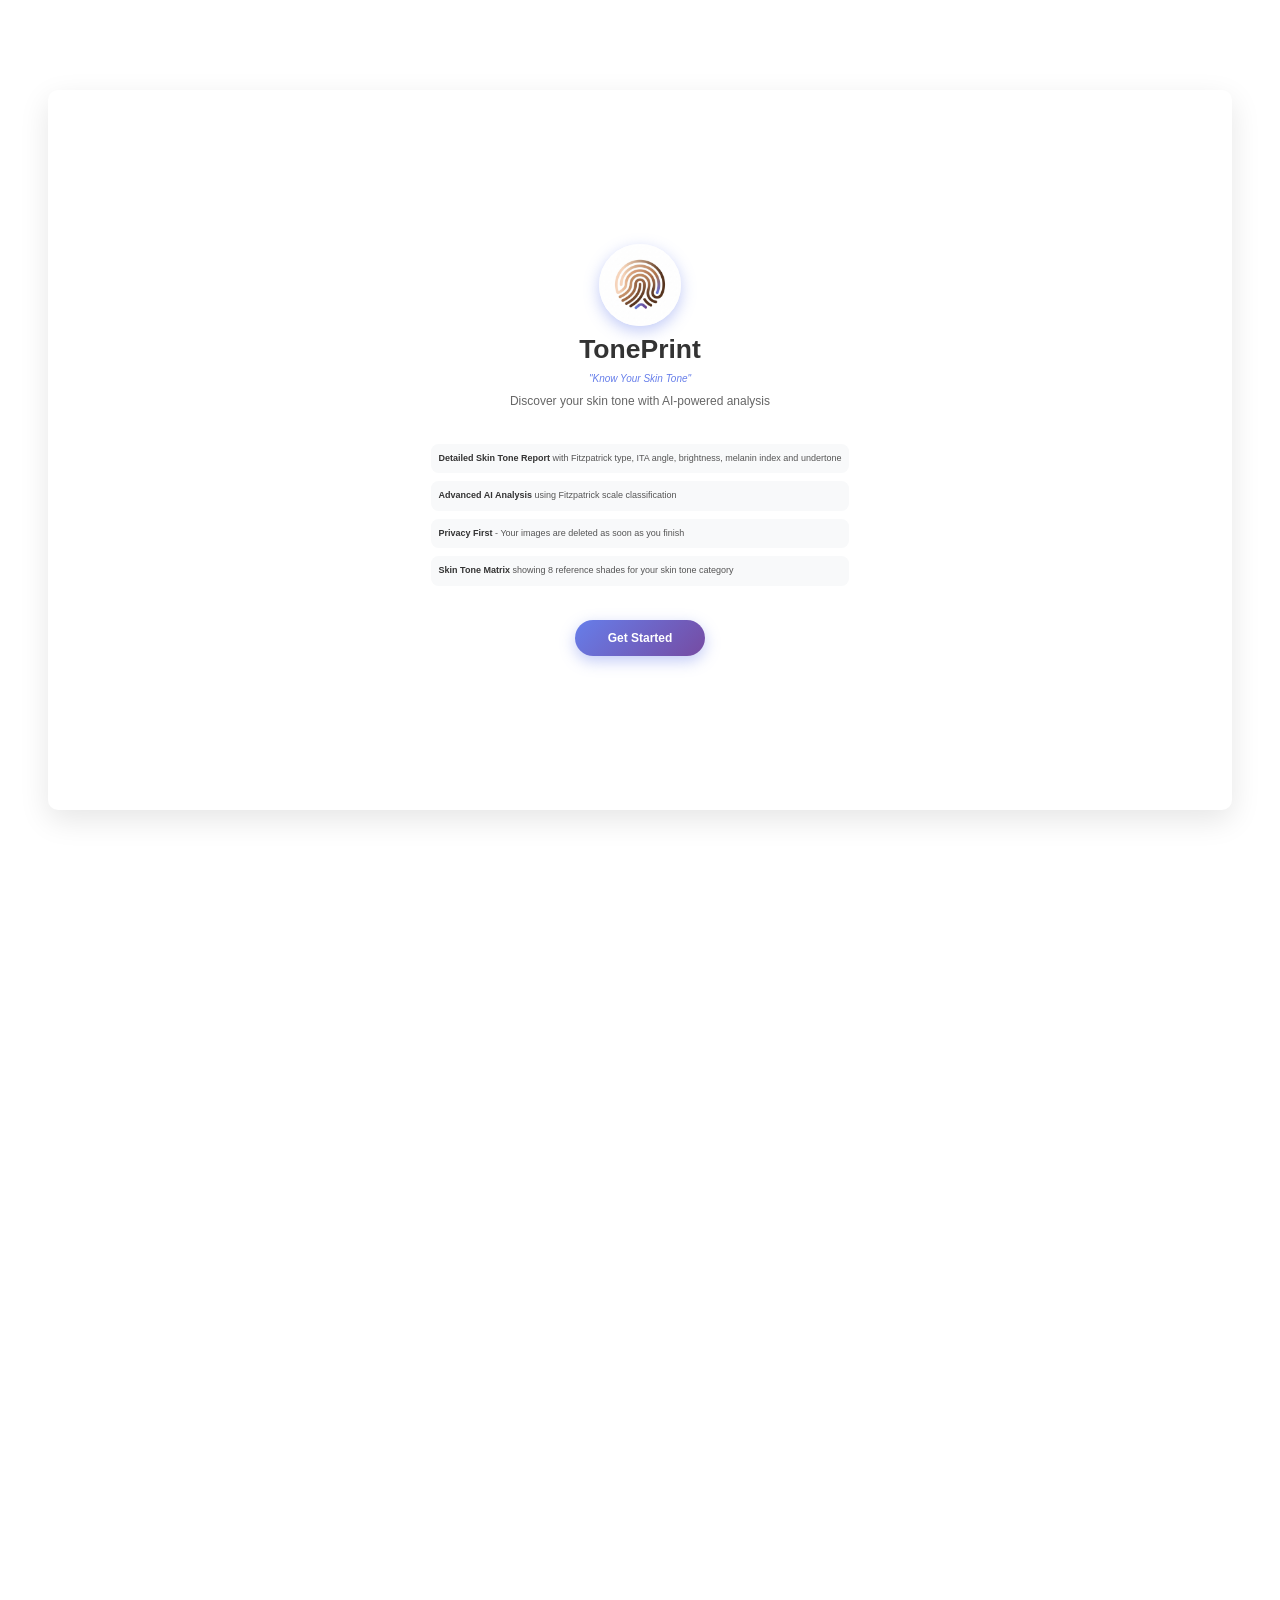
<file: templates/index.html>
<!DOCTYPE html>
<html lang="en">
<head>
    <meta charset="UTF-8">
    <meta name="viewport" content="width=device-width, initial-scale=1.0">
    <title>TonePrint - AI Skin Tone Analysis</title>
    <style>
        * {
            margin: 0;
            padding: 0;
            box-sizing: border-box;
        }

        body {
            font-family: 'Segoe UI', Tahoma, Geneva, Verdana, sans-serif;
            background: white;
            min-height: 100vh;
            display: flex;
            justify-content: center;
            align-items: center;
            padding: 22px 33px;
        }

        .container {
            background: white;
            border-radius: 20px;
            padding: 55px 66px;
            box-shadow: 0 20px 60px rgba(0, 0, 0, 0.1);
            text-align: center;
            max-width: 95%;
            width: 100%;
            min-height: 80vh;
            animation: fadeInUp 0.8s ease;
            display: flex;
            flex-direction: column;
            justify-content: center;
        }

        @keyframes fadeInUp {
            from {
                opacity: 0;
                transform: translateY(30px);
            }
            to {
                opacity: 1;
                transform: translateY(0);
            }
        }

        .logo {
            width: 165px;
            height: 165px;
            margin: 0 auto 16px;
            border-radius: 50%;
            overflow: hidden;
            box-shadow: 0 10px 30px rgba(102, 126, 234, 0.4);
        }

        .logo img {
            width: 100%;
            height: 100%;
            object-fit: cover;
        }

        h1 {
            color: #333;
            font-size: 53px;
            margin-bottom: 15px;
            font-weight: 400;
        }

        h1 strong {
            font-weight: 700;
        }

        .tagline {
            color: #667eea;
            font-size: 20px;
            font-style: italic;
            margin-bottom: 16px;
        }

        .subtitle {
            color: #666;
            font-size: 24px;
            margin-bottom: 33px;
            line-height: 1.6;
        }

        .features {
            text-align: left;
            margin: 33px auto;
            padding: 0 22px;
            max-width: 1400px;
        }

        .feature {
            display: flex;
            align-items: center;
            margin-bottom: 16px;
            padding: 16px;
            background: #f8f9fa;
            border-radius: 15px;
            transition: transform 0.3s ease;
        }

        .feature:hover {
            transform: translateX(5px);
            background: #e9ecef;
        }

        .feature-icon {
            display: none;
        }

        .feature-text {
            color: #555;
            font-size: 18px;
            line-height: 1.5;
        }

        .feature-text strong {
            color: #333;
        }

        .btn-start {
            background: linear-gradient(135deg, #667eea 0%, #764ba2 100%);
            color: white;
            border: none;
            padding: 22px 66px;
            font-size: 24px;
            font-weight: 600;
            border-radius: 50px;
            cursor: pointer;
            transition: all 0.3s ease;
            box-shadow: 0 10px 30px rgba(102, 126, 234, 0.4);
            text-decoration: none;
            display: inline-block;
            align-self: center;
            margin-top: 20px;
        }

        .btn-start:hover {
            transform: translateY(-3px);
            box-shadow: 0 15px 40px rgba(102, 126, 234, 0.6);
        }

        .btn-start:active {
            transform: translateY(-1px);
        }

        @media (max-width: 1200px) {
            .container {
                padding: 44px 33px;
            }

            h1 {
                font-size: 40px;
            }

            .tagline {
                font-size: 15px;
            }

            .subtitle {
                font-size: 18px;
            }

            .feature-text {
                font-size: 14px;
            }

            .btn-start {
                font-size: 18px;
                padding: 16px 44px;
            }
        }

        @media (max-width: 768px) {
            body {
                padding: 20px;
            }

            .container {
                padding: 40px 30px;
                min-height: auto;
            }

            h1 {
                font-size: 48px;
            }

            .tagline {
                font-size: 20px;
            }

            .subtitle {
                font-size: 24px;
            }

            .logo {
                width: 180px;
                height: 180px;
            }

            .feature-text {
                font-size: 18px;
            }

            .btn-start {
                font-size: 24px;
                padding: 20px 50px;
            }
        }
    
        @media (min-width: 900px) {
            html { zoom: 0.5; }
            body { min-height: 200vh; }
            .container { min-height: 160vh; }
        }
    </style>
</head>
<body>
    <div class="container">
        <div class="logo">
            <img src="/static/images/logo.png" alt="TonePrint Logo">
        </div>
        
        <h1><strong>TonePrint</strong></h1>
        <p class="tagline">"Know Your Skin Tone"</p>
        <p class="subtitle">
            Discover your skin tone with AI-powered analysis
        </p>

        <div class="features">
            <div class="feature">
                <div class="feature-icon">🎨</div>
                <div class="feature-text">
                    <strong>Detailed Skin Tone Report</strong> with Fitzpatrick type, ITA angle, brightness, melanin index and undertone
                </div>
            </div>
            
            <div class="feature">
                <div class="feature-icon">🤖</div>
                <div class="feature-text">
                    <strong>Advanced AI Analysis</strong> using Fitzpatrick scale classification
                </div>
            </div>
            
            <div class="feature">
                <div class="feature-icon">🔒</div>
                <div class="feature-text">
                    <strong>Privacy First</strong> - Your images are deleted as soon as you finish
                </div>
            </div>
            
            <div class="feature">
                <div class="feature-icon">✨</div>
                <div class="feature-text">
                    <strong>Skin Tone Matrix</strong> showing 8 reference shades for your skin tone category
                </div>
            </div>
        </div>

        <a href="/gender" class="btn-start">Get Started</a>
    </div>
</body>
</html>
</file>
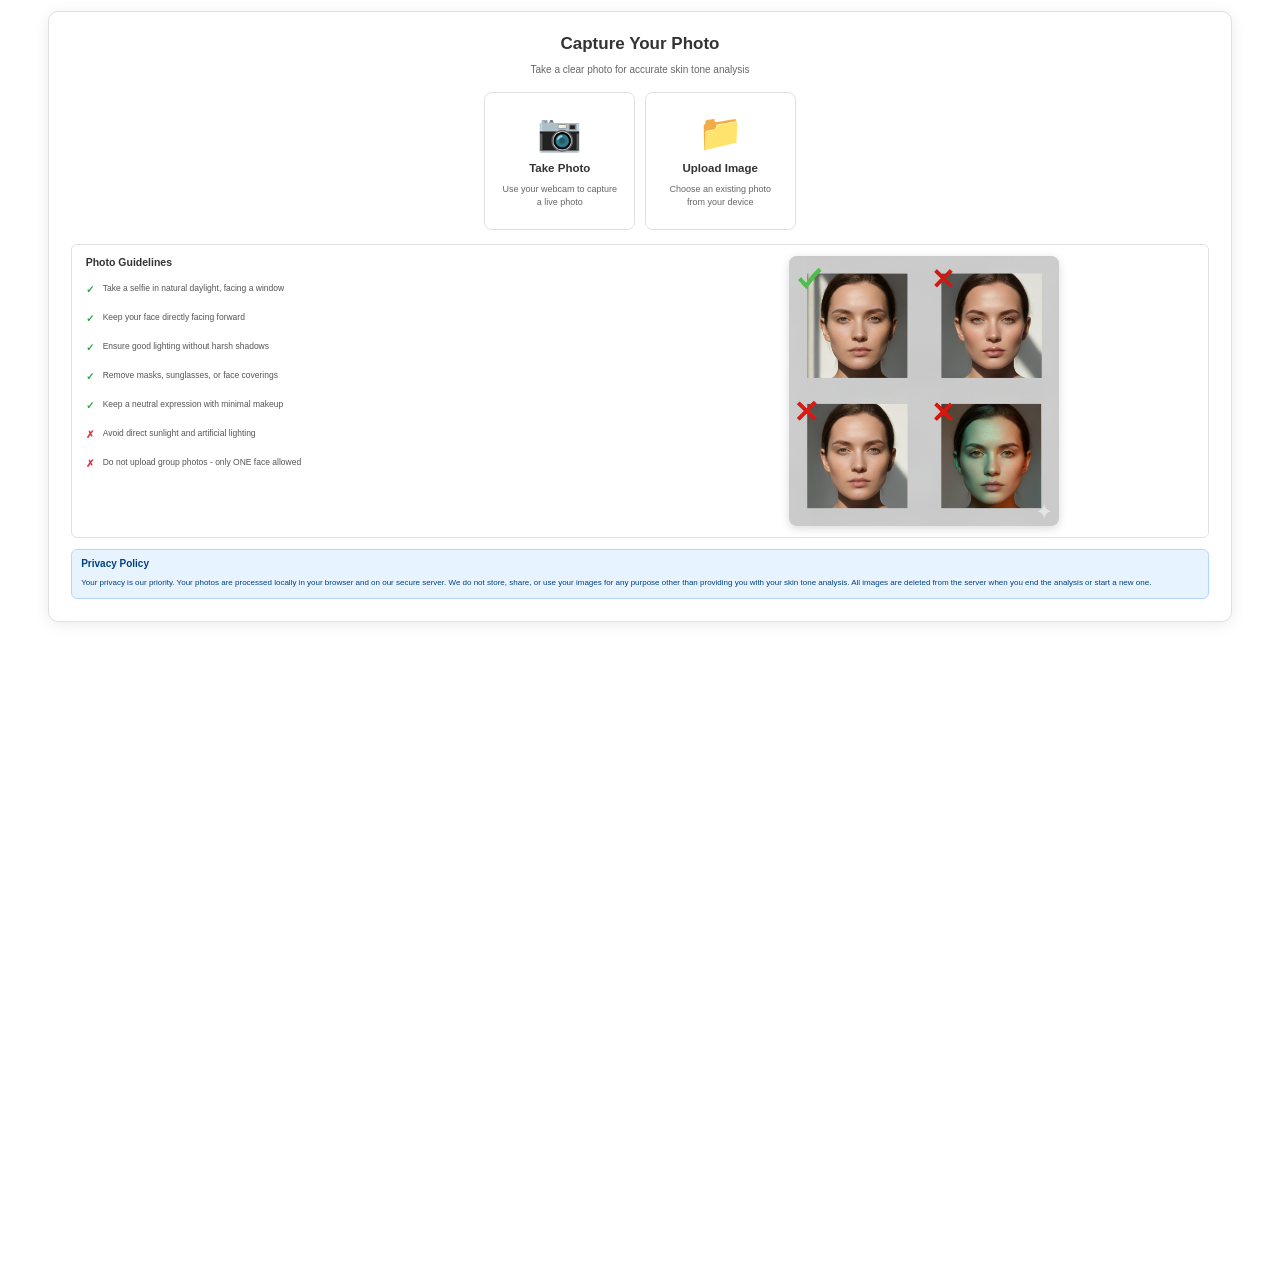
<file: templates/capture.html>
<!DOCTYPE html>
<html lang="en">
<head>
    <meta charset="UTF-8">
    <meta name="viewport" content="width=device-width, initial-scale=1.0">
    <title>TonePrint - Capture Photo</title>
    <style>
        * {
            margin: 0;
            padding: 0;
            box-sizing: border-box;
        }

        body {
            font-family: 'Segoe UI', Tahoma, Geneva, Verdana, sans-serif;
            background: #ffffff;
            min-height: 100vh;
            padding: 22px 33px;
        }

        .container {
            max-width: 95%;
            min-height: 85vh;
            margin: 0 auto;
            background: white;
            border-radius: 20px;
            padding: 44px 44px;
            box-shadow: 0 5px 30px rgba(0, 0, 0, 0.08);
            border: 1px solid #e0e0e0;
        }

        h1 {
            color: #333;
            font-size: 34px;
            margin-bottom: 20px;
            text-align: center;
            font-weight: 600;
        }

        .subtitle {
            color: #666;
            text-align: center;
            margin-bottom: 33px;
            font-size: 20px;
        }

        .guidelines-section {
            display: flex;
            gap: 0;
            align-items: flex-start;
            justify-content: center;
            margin-bottom: 22px;
            flex-wrap: wrap;
            border: 1px solid #e0e0e0;
            border-radius: 12px;
            overflow: hidden;
            background: #ffffff;
            max-width: 100%;
            margin-left: auto;
            margin-right: auto;
        }

        .guidelines {
            background: #ffffff;
            padding: 22px 28px;
            border-radius: 0;
            border: none;
            flex: 0 0 auto;
            width: 50%;
            min-width: 275px;
        }

        .guidelines h3 {
            color: #333;
            margin-bottom: 14px;
            display: flex;
            align-items: center;
            gap: 12px;
            font-size: 21px;
            font-weight: 600;
        }

        .guidelines ul {
            list-style: none;
            padding-left: 0;
        }

        .guidelines li {
            padding: 14px 0;
            color: #555;
            display: flex;
            align-items: start;
            gap: 18px;
            font-size: 17px;
            line-height: 1.5;
        }

        .guidelines li::before {
            content: "✓";
            color: #28a745;
            font-weight: bold;
            flex-shrink: 0;
            font-size: 20px;
        }

        .guidelines li.dont::before {
            content: "✗";
            color: #dc3545;
        }

        .photo-examples {
            text-align: center;
            background: #ffffff;
            padding: 22px 28px;
            border-radius: 0;
            border: none;
            flex: 0 0 auto;
            width: 50%;
            min-width: 275px;
            display: flex;
            align-items: center;
            justify-content: center;
        }

        .photo-examples img {
            max-width: 100%;
            max-height: 60vh;
            height: auto;
            border-radius: 15px;
            box-shadow: 0 5px 20px rgba(0, 0, 0, 0.15);
        }

        .capture-options {
            display: flex;
            gap: 19px;
            margin-bottom: 28px;
            flex-wrap: wrap;
            justify-content: center;
        }

        .option-card {
            flex: 1;
            max-width: 302px;
            min-width: 220px;
            padding: 38px 28px;
            border: 2px solid #e0e0e0;
            border-radius: 15px;
            text-align: center;
            cursor: pointer;
            transition: all 0.3s ease;
            background: white;
        }

        .option-card:hover {
            border-color: #667eea;
            transform: translateY(-5px);
            box-shadow: 0 10px 30px rgba(102, 126, 234, 0.2);
        }

        .option-icon {
            font-size: 72px;
            margin-bottom: 16px;
        }

        .option-title {
            font-size: 23px;
            font-weight: 600;
            color: #333;
            margin-bottom: 18px;
        }

        .option-desc {
            color: #666;
            font-size: 18px;
            line-height: 1.5;
        }

        #videoContainer {
            display: none;
            margin-bottom: 22px;
        }

        #video {
            width: 100%;
            max-width: 1200px;
            border-radius: 18px;
            box-shadow: 0 5px 20px rgba(0, 0, 0, 0.2);
            display: block;
            margin: 0 auto;
        }

        #canvas {
            display: none;
        }

        .btn-group {
            display: flex;
            gap: 20px;
            justify-content: center;
            flex-wrap: wrap;
            margin-top: 16px;
        }

        .btn {
            padding: 18px 33px;
            font-size: 18px;
            font-weight: 600;
            border: none;
            border-radius: 50px;
            cursor: pointer;
            transition: all 0.3s ease;
        }

        .btn-primary {
            background: linear-gradient(135deg, #667eea 0%, #764ba2 100%);
            color: white;
            box-shadow: 0 5px 20px rgba(102, 126, 234, 0.4);
        }

        .btn-primary:hover {
            transform: translateY(-2px);
            box-shadow: 0 8px 25px rgba(102, 126, 234, 0.6);
        }

        .btn-secondary {
            background: #6c757d;
            color: white;
        }

        .btn-secondary:hover {
            background: #5a6268;
        }

        .privacy-notice {
            background: #e7f3ff;
            border: 1px solid #b3d7ff;
            padding: 16px 19px;
            border-radius: 12px;
            margin-top: 16px;
        }

        .privacy-notice h4 {
            color: #004085;
            margin-bottom: 15px;
            display: flex;
            align-items: center;
            gap: 12px;
            font-size: 20px;
            font-weight: 600;
        }

        .privacy-notice p {
            color: #004085;
            font-size: 16px;
            line-height: 1.7;
        }

        .loading {
            display: none;
            text-align: center;
            padding: 16px;
        }

        .loading.active {
            display: block;
        }

        .loading p {
            font-size: 18px;
            color: #333;
        }

        .spinner {
            border: 5px solid #f3f3f3;
            border-top: 5px solid #667eea;
            border-radius: 50%;
            width: 44px;
            height: 44px;
            animation: spin 1s linear infinite;
            margin: 0 auto 20px;
        }

        @keyframes spin {
            0% { transform: rotate(0deg); }
            100% { transform: rotate(360deg); }
        }

        .error-message {
            display: none;
            background: #f8d7da;
            color: #721c24;
            padding: 22px;
            border-radius: 12px;
            margin-top: 14px;
            font-size: 17px;
        }

        .error-message.active {
            display: block;
        }

        input[type="file"] {
            display: none;
        }

        @media (max-width: 1024px) {
            .container {
                padding: 28px 33px;
                max-width: 95%;
            }
        }

        @media (max-width: 768px) {
            .container {
                padding: 40px 30px;
            }

            h1 {
                font-size: 32px;
            }

            .subtitle {
                font-size: 16px;
            }

            .capture-options {
                flex-direction: column;
            }

            .option-card {
                min-width: 100%;
            }

            .option-icon {
                font-size: 50px;
            }

            .option-title {
                font-size: 20px;
            }

            .option-desc {
                font-size: 15px;
            }

            .guidelines li {
                font-size: 15px;
            }
        }
    
        @media (min-width: 900px) {
            html { zoom: 0.5; }
        }
    </style>
</head>
<body>
    <div class="container">
        <h1>Capture Your Photo</h1>
        <p class="subtitle">Take a clear photo for accurate skin tone analysis</p>

        <div class="capture-options" id="captureOptions">
            <div class="option-card" onclick="startCamera()">
                <div class="option-icon">📷</div>
                <div class="option-title">Take Photo</div>
                <div class="option-desc">Use your webcam to capture a live photo</div>
            </div>

            <div class="option-card" onclick="document.getElementById('fileInput').click()">
                <div class="option-icon">📁</div>
                <div class="option-title">Upload Image</div>
                <div class="option-desc">Choose an existing photo from your device</div>
            </div>
        </div>

        <input type="file" id="fileInput" accept="image/*">

        <div id="videoContainer">
            <video id="video" autoplay></video>
            <canvas id="canvas"></canvas>
            <div class="btn-group">
                <button class="btn btn-primary" onclick="capturePhoto()">📸 Capture Photo</button>
                <button class="btn btn-secondary" onclick="stopCamera()">Cancel</button>
            </div>
        </div>

        <div class="loading" id="loading">
            <div class="spinner"></div>
            <p>Analyzing your photo...</p>
        </div>

        <div class="error-message" id="errorMessage"></div>

        <div class="guidelines-section">
            <div class="guidelines">
                <h3>Photo Guidelines</h3>
                <ul>
                    <li>Take a selfie in natural daylight, facing a window</li>
                    <li>Keep your face directly facing forward</li>
                    <li>Ensure good lighting without harsh shadows</li>
                    <li>Remove masks, sunglasses, or face coverings</li>
                    <li>Keep a neutral expression with minimal makeup</li>
                    <li class="dont">Avoid direct sunlight and artificial lighting</li>
                    <li class="dont">Do not upload group photos - only ONE face allowed</li>
                </ul>
            </div>

            <div class="photo-examples">
                <img src="/static/images/photo-guide.png" alt="Photo Examples">
            </div>
        </div>

        <div class="privacy-notice">
            <h4>Privacy Policy</h4>
            <p>
                Your privacy is our priority. Your photos are processed locally in your browser 
                and on our secure server. We do not store, share, or use your images for any 
                purpose other than providing you with your skin tone analysis. 
                All images are deleted from the server when you end the analysis or start a new one.
            </p>
        </div>
    </div>

    <script>
        let stream = null;
        const video = document.getElementById('video');
        const canvas = document.getElementById('canvas');
        const fileInput = document.getElementById('fileInput');

        async function startCamera() {
            try {
                document.getElementById('captureOptions').style.display = 'none';
                document.getElementById('videoContainer').style.display = 'block';
                
                stream = await navigator.mediaDevices.getUserMedia({ 
                    video: { 
                        width: { ideal: 1280 },
                        height: { ideal: 720 },
                        facingMode: 'user'
                    } 
                });
                video.srcObject = stream;
            } catch (err) {
                showError('Unable to access camera. Please check permissions or use the upload option.');
                stopCamera();
            }
        }

        function stopCamera() {
            if (stream) {
                stream.getTracks().forEach(track => track.stop());
            }
            document.getElementById('videoContainer').style.display = 'none';
            document.getElementById('captureOptions').style.display = 'flex';
        }

        async function capturePhoto() {
            canvas.width = video.videoWidth;
            canvas.height = video.videoHeight;
            canvas.getContext('2d').drawImage(video, 0, 0);
            
            const imageData = canvas.toDataURL('image/jpeg', 0.9);
            stopCamera();
            await uploadImage(imageData);
        }

        fileInput.addEventListener('change', async (e) => {
            const file = e.target.files[0];
            if (file) {
                const reader = new FileReader();
                reader.onload = async (event) => {
                    await uploadImage(event.target.result);
                };
                reader.readAsDataURL(file);
            }
        });

        async function uploadImage(imageData) {
            document.getElementById('loading').classList.add('active');
            document.getElementById('errorMessage').classList.remove('active');

            try {
                const response = await fetch('/upload_image', {
                    method: 'POST',
                    headers: {
                        'Content-Type': 'application/json'
                    },
                    body: JSON.stringify({ image: imageData })
                });

                const data = await response.json();

                if (response.ok && data.success) {
                    window.location.href = '/verify';
                } else {
                    showError(data.error || 'Failed to process image');
                }
            } catch (err) {
                showError('Network error. Please try again.');
            } finally {
                document.getElementById('loading').classList.remove('active');
            }
        }

        function showError(message) {
            const errorDiv = document.getElementById('errorMessage');
            errorDiv.textContent = '⚠️ ' + message;
            errorDiv.classList.add('active');
            
            // Hide error after 5 seconds
            setTimeout(() => {
                errorDiv.classList.remove('active');
            }, 5000);
        }
    </script>
</body>
</html>
</file>
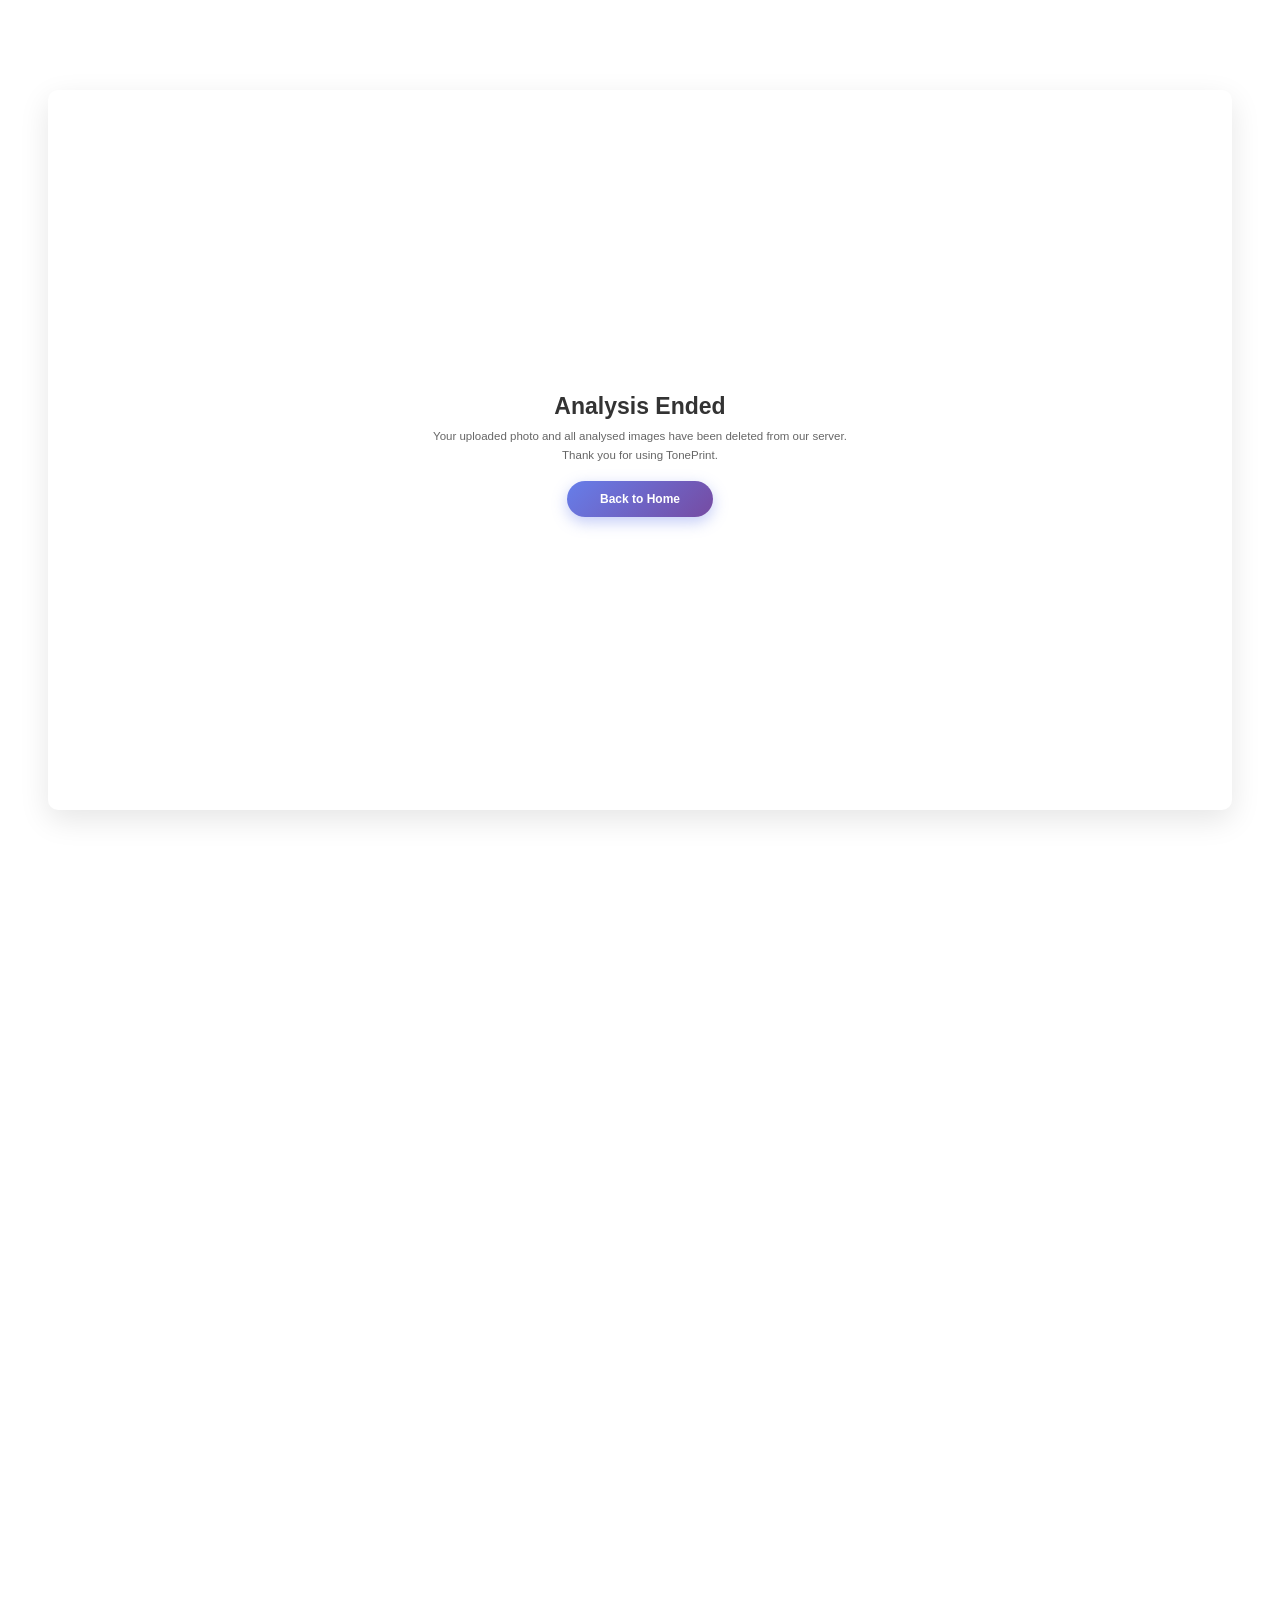
<file: templates/end.html>
<!DOCTYPE html>
<html lang="en">
<head>
    <meta charset="UTF-8">
    <meta name="viewport" content="width=device-width, initial-scale=1.0">
    <title>TonePrint - Analysis Ended</title>
    <style>
        * { margin: 0; padding: 0; box-sizing: border-box; }

        body {
            font-family: 'Segoe UI', Tahoma, Geneva, Verdana, sans-serif;
            background: white;
            min-height: 100vh;
            display: flex;
            justify-content: center;
            align-items: center;
            padding: 22px 33px;
        }

        .container {
            background: white;
            border-radius: 20px;
            padding: 55px 66px;
            box-shadow: 0 20px 60px rgba(0, 0, 0, 0.1);
            text-align: center;
            max-width: 95%;
            width: 100%;
            min-height: 80vh;
            display: flex;
            flex-direction: column;
            justify-content: center;
        }

        .icon { font-size: 77px; margin-bottom: 20px; }

        h1 {
            color: #333;
            font-size: 46px;
            margin-bottom: 14px;
            font-weight: 700;
        }

        p {
            color: #666;
            font-size: 23px;
            line-height: 1.6;
            margin-bottom: 33px;
        }

        .btn-start {
            background: linear-gradient(135deg, #667eea 0%, #764ba2 100%);
            color: white;
            padding: 22px 66px;
            font-size: 24px;
            font-weight: 600;
            border-radius: 50px;
            text-decoration: none;
            display: inline-block;
            align-self: center;
            box-shadow: 0 10px 30px rgba(102, 126, 234, 0.4);
            transition: all 0.3s ease;
        }

        .btn-start:hover {
            transform: translateY(-3px);
            box-shadow: 0 15px 40px rgba(102, 126, 234, 0.6);
        }

        @media (max-width: 768px) {
            body { padding: 20px; }
            .container { padding: 40px 30px; min-height: auto; }
            .icon { font-size: 70px; }
            h1 { font-size: 40px; }
            p { font-size: 20px; }
            .btn-start { font-size: 22px; padding: 20px 50px; }
        }
    
        @media (min-width: 900px) {
            html { zoom: 0.5; }
            body { min-height: 200vh; }
            .container { min-height: 160vh; }
        }
    </style>
</head>
<body>
    <div class="container">
        <div class="icon"></div>
        <h1>Analysis Ended</h1>
        <p>Your uploaded photo and all analysed images have been deleted from our server.<br>Thank you for using TonePrint.</p>
        <a href="/" class="btn-start">Back to Home</a>
    </div>
</body>
</html>
</file>
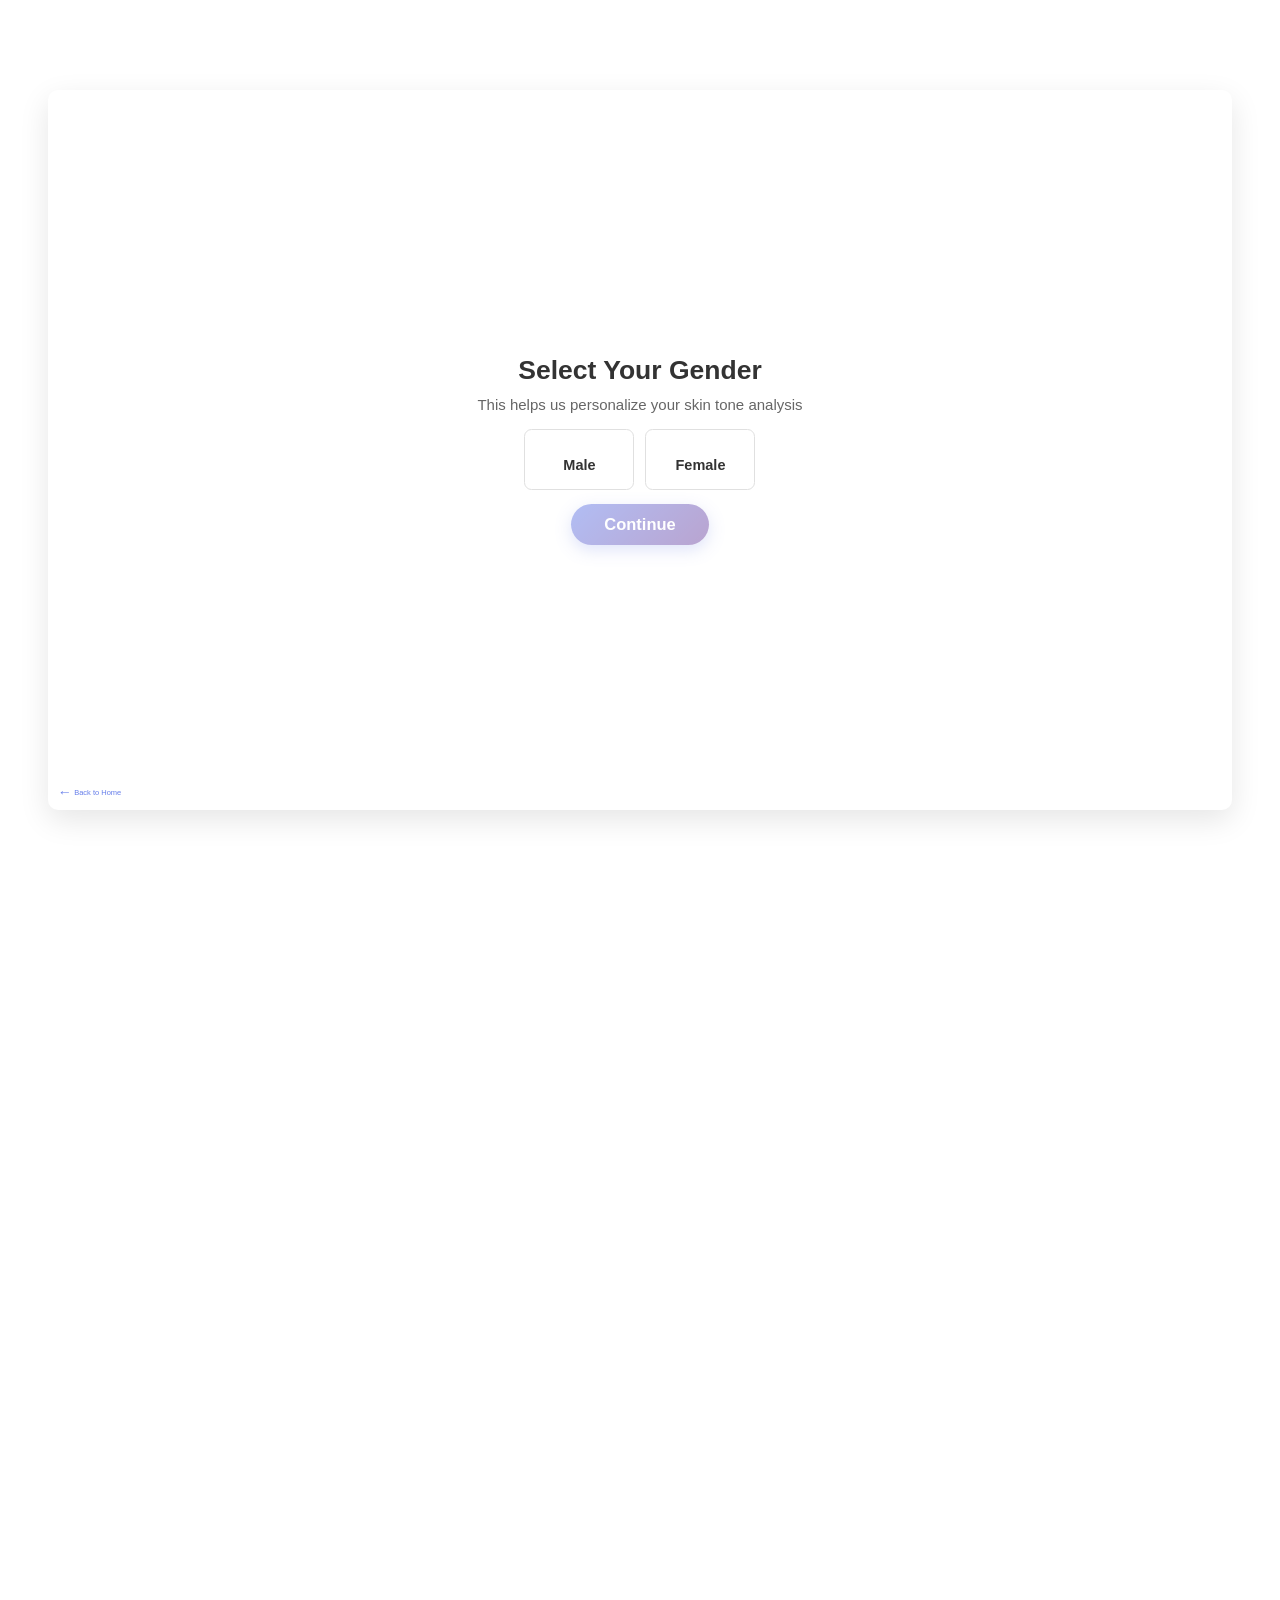
<file: templates/gender.html>
<!DOCTYPE html>
<html lang="en">
<head>
    <meta charset="UTF-8">
    <meta name="viewport" content="width=device-width, initial-scale=1.0">
    <title>TonePrint - Select Gender</title>
    <style>
        * {
            margin: 0;
            padding: 0;
            box-sizing: border-box;
        }

        body {
            font-family: 'Segoe UI', Tahoma, Geneva, Verdana, sans-serif;
            background: white;
            min-height: 100vh;
            display: flex;
            justify-content: center;
            align-items: center;
            padding: 22px 33px;
        }

        .container {
            background: white;
            border-radius: 20px;
            padding: 55px 66px;
            box-shadow: 0 20px 60px rgba(0, 0, 0, 0.1);
            text-align: center;
            max-width: 95%;
            width: 100%;
            min-height: 80vh;
            animation: fadeInUp 0.8s ease;
            position: relative;
            display: flex;
            flex-direction: column;
            justify-content: center;
        }

        @keyframes fadeInUp {
            from {
                opacity: 0;
                transform: translateY(30px);
            }
            to {
                opacity: 1;
                transform: translateY(0);
            }
        }

        h1 {
            color: #333;
            font-size: 53px;
            margin-bottom: 20px;
            font-weight: 700;
        }

        .subtitle {
            color: #666;
            font-size: 30px;
            margin-bottom: 33px;
        }

        .gender-options {
            display: flex;
            gap: 22px;
            margin-bottom: 28px;
            flex-wrap: wrap;
            justify-content: center;
        }

        .gender-card {
            flex: 1;
            min-width: 154px;
            max-width: 220px;
            padding: 33px 22px;
            border: 3px solid #e0e0e0;
            border-radius: 15px;
            cursor: pointer;
            transition: all 0.3s ease;
            background: white;
        }

        .gender-card:hover {
            border-color: #667eea;
            transform: translateY(-5px);
            box-shadow: 0 10px 30px rgba(102, 126, 234, 0.2);
        }

        .gender-card.selected {
            border-color: #667eea;
            background: linear-gradient(135deg, #667eea15 0%, #764ba215 100%);
            box-shadow: 0 5px 20px rgba(102, 126, 234, 0.3);
        }

        .gender-icon {
            font-size: 88px;
            margin-bottom: 20px;
        }

        .gender-label {
            font-size: 29px;
            font-weight: 600;
            color: #333;
        }

        .btn-continue {
            background: linear-gradient(135deg, #667eea 0%, #764ba2 100%);
            color: white;
            border: none;
            padding: 22px 66px;
            font-size: 33px;
            font-weight: 600;
            border-radius: 50px;
            cursor: pointer;
            transition: all 0.3s ease;
            box-shadow: 0 10px 30px rgba(102, 126, 234, 0.4);
            opacity: 0.5;
            pointer-events: none;
            display: block;
            margin: 0 auto;
        }

        .btn-continue.active {
            opacity: 1;
            pointer-events: all;
        }

        .btn-continue.active:hover {
            transform: translateY(-3px);
            box-shadow: 0 15px 40px rgba(102, 126, 234, 0.6);
        }

        .back-link {
            position: absolute;
            bottom: 20px;
            left: 20px;
            color: #667eea;
            text-decoration: none;
            font-size: 15px;
            display: flex;
            align-items: center;
            gap: 5px;
        }

        .back-link:hover {
            color: #764ba2;
        }

        .back-arrow {
            font-size: 28px;
        }

        @media (max-width: 600px) {
            .gender-options {
                flex-direction: column;
            }

            .gender-card {
                min-width: 100%;
            }
        }
    
        @media (min-width: 900px) {
            html { zoom: 0.5; }
            body { min-height: 200vh; }
            .container { min-height: 160vh; }
        }
    </style>
</head>
<body>
    <div class="container">
        <h1>Select Your Gender</h1>
        <p class="subtitle">This helps us personalize your skin tone analysis</p>

        <div class="gender-options">
            <div class="gender-card" data-gender="male">
                <div class="gender-icon"></div>
                <div class="gender-label">Male</div>
            </div>

            <div class="gender-card" data-gender="female">
                <div class="gender-icon"></div>
                <div class="gender-label">Female</div>
            </div>
        </div>

        <button class="btn-continue" id="continueBtn" disabled>Continue</button>
        
        <a href="/" class="back-link"><span class="back-arrow">←</span> Back to Home</a>
    </div>

    <script>
        let selectedGender = null;
        const cards = document.querySelectorAll('.gender-card');
        const continueBtn = document.getElementById('continueBtn');

        cards.forEach(card => {
            card.addEventListener('click', () => {
                // Remove selected class from all cards
                cards.forEach(c => c.classList.remove('selected'));
                
                // Add selected class to clicked card
                card.classList.add('selected');
                
                // Store selected gender
                selectedGender = card.dataset.gender;
                
                // Enable continue button
                continueBtn.classList.add('active');
                continueBtn.disabled = false;
            });
        });

        continueBtn.addEventListener('click', () => {
            if (selectedGender) {
                window.location.href = `/capture?gender=${selectedGender}`;
            }
        });
    </script>
</body>
</html>
</file>
